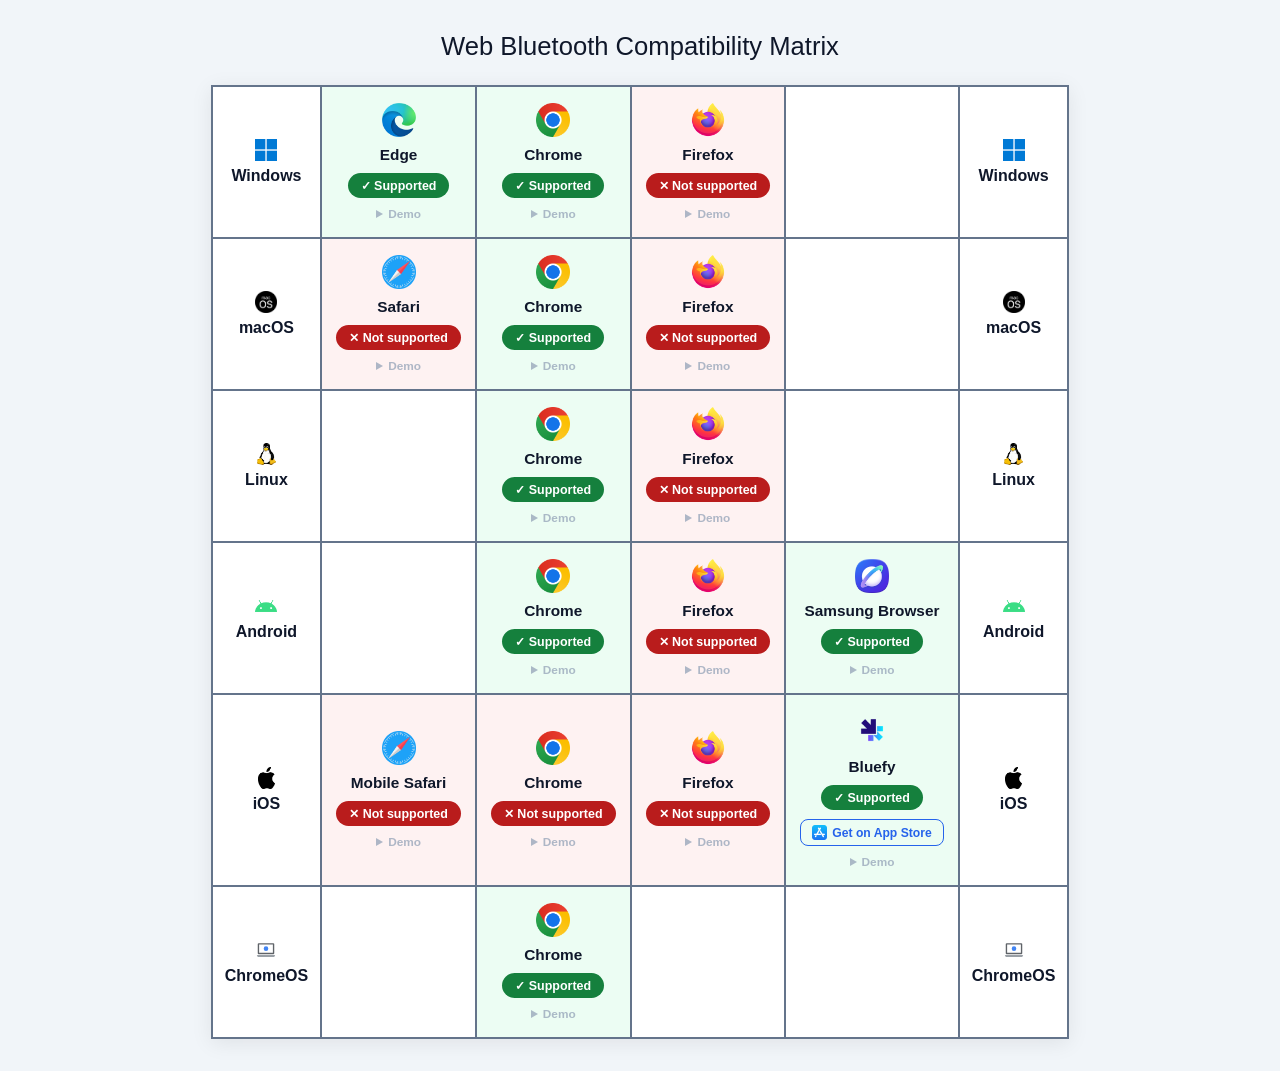
<file: index.html>
<!DOCTYPE html>
<html lang="vi">
<head>
<meta charset="UTF-8" />
<meta name="viewport" content="width=device-width, initial-scale=1.0" />
<title>Compatibility</title>
<link rel="stylesheet" href="style.css" />
</head>
<body>
<div class="wrap">
  <h1 class="page-title">Web Bluetooth Compatibility Matrix</h1>
  <div class="table-scroll">
    <table>
      <tbody id="compatibility-body"></tbody>
    </table>
  </div>

</div>
<script src="script.js" defer></script>
</body>
</html>
</file>
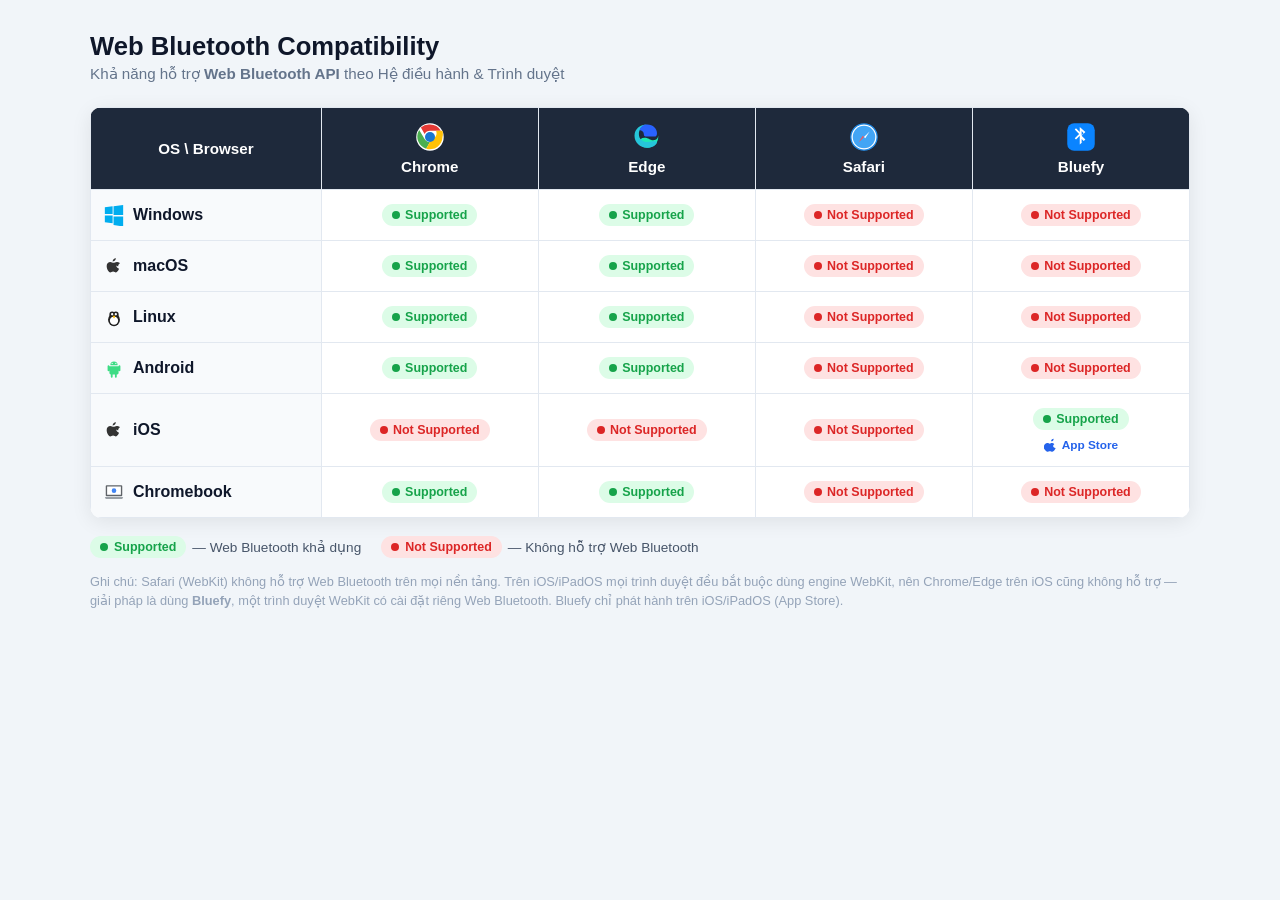
<file: web-bluetooth-compatibility.html>
<!DOCTYPE html>
<html lang="vi">
<head>
<meta charset="UTF-8" />
<meta name="viewport" content="width=device-width, initial-scale=1.0" />
<title>Web Bluetooth Compatibility</title>
<style>
  :root {
    --green: #16a34a;
    --green-bg: #dcfce7;
    --red: #dc2626;
    --red-bg: #fee2e2;
    --border: #e2e8f0;
    --head-bg: #1e293b;
    --row-bg: #f8fafc;
  }
  * { box-sizing: border-box; }
  body {
    margin: 0;
    font-family: -apple-system, BlinkMacSystemFont, "Segoe UI", Roboto, Helvetica, Arial, sans-serif;
    background: #f1f5f9;
    color: #0f172a;
    padding: 32px 16px;
  }
  .wrap { max-width: 1100px; margin: 0 auto; }
  h1 { font-size: 1.6rem; margin: 0 0 4px; }
  .sub { color: #64748b; margin: 0 0 24px; font-size: 0.95rem; }
  .table-scroll { overflow-x: auto; border-radius: 12px; box-shadow: 0 4px 20px rgba(0,0,0,0.08); }
  table { border-collapse: collapse; width: 100%; background: #fff; min-width: 720px; }
  th, td { border: 1px solid var(--border); padding: 14px 12px; text-align: center; }
  thead th {
    background: var(--head-bg);
    color: #fff;
    font-size: 0.95rem;
    position: sticky;
    top: 0;
  }
  thead th .browser-head { display: flex; flex-direction: column; align-items: center; gap: 6px; }
  thead th .corner { background: var(--head-bg); }
  tbody th {
    background: var(--row-bg);
    text-align: left;
    font-weight: 600;
    white-space: nowrap;
  }
  tbody th .os-head { display: flex; align-items: center; gap: 8px; }
  .logo { width: 30px; height: 30px; display: inline-block; vertical-align: middle; }
  .logo-sm { width: 22px; height: 22px; }
  .cell { display: flex; flex-direction: column; align-items: center; gap: 8px; }
  .badge {
    display: inline-flex; align-items: center; gap: 5px;
    font-size: 0.78rem; font-weight: 700;
    padding: 4px 10px; border-radius: 999px;
    white-space: nowrap;
  }
  .badge.yes { color: var(--green); background: var(--green-bg); }
  .badge.no  { color: var(--red);  background: var(--red-bg); }
  .badge .dot { width: 8px; height: 8px; border-radius: 50%; }
  .badge.yes .dot { background: var(--green); }
  .badge.no  .dot { background: var(--red); }
  .store-link {
    font-size: 0.74rem; color: #2563eb; text-decoration: none; font-weight: 600;
    display: inline-flex; align-items: center; gap: 4px;
  }
  .store-link:hover { text-decoration: underline; }
  .legend { display: flex; gap: 20px; margin-top: 18px; font-size: 0.85rem; color: #475569; flex-wrap: wrap; }
  .legend span { display: inline-flex; align-items: center; gap: 6px; }
  .note { margin-top: 14px; font-size: 0.8rem; color: #94a3b8; line-height: 1.5; }
</style>
</head>
<body>
<div class="wrap">
  <h1>Web Bluetooth Compatibility</h1>
  <p class="sub">Khả năng hỗ trợ <strong>Web Bluetooth API</strong> theo Hệ điều hành &amp; Trình duyệt</p>

  <div class="table-scroll">
    <table>
      <thead>
        <tr>
          <th class="corner">OS \ Browser</th>
          <th>
            <div class="browser-head">
              <!-- Chrome logo -->
              <svg class="logo" viewBox="0 0 48 48" aria-hidden="true">
                <circle cx="24" cy="24" r="22" fill="#fff"/>
                <path fill="#e53935" d="M24 4a20 20 0 0 1 17.3 10H24a10 10 0 0 0-8.66 5L9.4 8.6A19.9 19.9 0 0 1 24 4z"/>
                <path fill="#4caf50" d="M6.7 12.9 15.34 27a10 10 0 0 0 8.66 5l-6.13 10.62A20 20 0 0 1 6.7 12.9z"/>
                <path fill="#ffc107" d="M44 24a20 20 0 0 1-26.13 18.62L26 28a10 10 0 0 0 7.6-14H44a20 20 0 0 1 0 10z"/>
                <circle cx="24" cy="24" r="8" fill="#1976d2"/>
              </svg>
              <span>Chrome</span>
            </div>
          </th>
          <th>
            <div class="browser-head">
              <!-- Edge logo -->
              <svg class="logo" viewBox="0 0 48 48" aria-hidden="true">
                <path fill="#1de9b6" d="M42 24c0 9-7 17-18 17-7 0-12-4-12-9 0-4 3-7 8-7 7 0 8 4 14 4 6 0 8-5 8-8z"/>
                <path fill="#26c6da" d="M40 33c-2 5-9 8-16 8C13 41 4 33 4 22 4 11 13 4 24 4c-8 2-13 8-13 15 0 8 6 13 14 13 8 0 13-3 15 1z"/>
                <path fill="#2962ff" d="M24 4c10 0 16 7 16 14 0 3-1 5-3 5H22c-2 0-3-1-3-3 0-5-4-7-7-7C14 7 18 4 24 4z"/>
              </svg>
              <span>Edge</span>
            </div>
          </th>
          <th>
            <div class="browser-head">
              <!-- Safari logo -->
              <svg class="logo" viewBox="0 0 48 48" aria-hidden="true">
                <circle cx="24" cy="24" r="21" fill="#fff" stroke="#1e88e5" stroke-width="2"/>
                <circle cx="24" cy="24" r="18" fill="#42a5f5"/>
                <polygon fill="#fff" points="24,24 33,15 26,26"/>
                <polygon fill="#ff5252" points="24,24 15,33 22,22"/>
              </svg>
              <span>Safari</span>
            </div>
          </th>
          <th>
            <div class="browser-head">
              <!-- Bluefy logo (Bluetooth glyph) -->
              <svg class="logo" viewBox="0 0 48 48" aria-hidden="true">
                <rect x="2" y="2" width="44" height="44" rx="11" fill="#0a84ff"/>
                <path fill="#fff" d="M22 8l9 8-6 6 6 6-9 8V22l-6 6-2-2 7-7-7-7 2-2 6 6V8zm3 6.5V21l3.2-3L25 14.5zM25 27v6.5l3.2-3.2L25 27z"/>
              </svg>
              <span>Bluefy</span>
            </div>
          </th>
        </tr>
      </thead>
      <tbody>
        <!-- Windows -->
        <tr>
          <th><div class="os-head">
            <svg class="logo-sm" viewBox="0 0 48 48"><path fill="#00adef" d="M4 7l17-2v17H4zm0 18h17v17L4 40zm19-20l21-3v22H23zm0 22h21v22l-21-3z"/></svg>
            Windows
          </div></th>
          <td><div class="cell"><span class="badge yes"><span class="dot"></span>Supported</span></div></td>
          <td><div class="cell"><span class="badge yes"><span class="dot"></span>Supported</span></div></td>
          <td><div class="cell"><span class="badge no"><span class="dot"></span>Not Supported</span></div></td>
          <td><div class="cell"><span class="badge no"><span class="dot"></span>Not Supported</span></div></td>
        </tr>
        <!-- macOS -->
        <tr>
          <th><div class="os-head">
            <svg class="logo-sm" viewBox="0 0 48 48"><path fill="#333" d="M33 25c0-5 4-7 4-7-2-3-6-3-7-3-3 0-5 2-7 2s-4-2-7-2c-4 0-8 3-8 9 0 6 4 14 8 14 2 0 3-2 6-2s4 2 6 2c3 0 6-5 7-8-3-1-6-3-6-7zm-7-13c2-2 2-5 2-5s-3 0-5 2-2 5-2 5 3 0 5-2z"/></svg>
            macOS
          </div></th>
          <td><div class="cell"><span class="badge yes"><span class="dot"></span>Supported</span></div></td>
          <td><div class="cell"><span class="badge yes"><span class="dot"></span>Supported</span></div></td>
          <td><div class="cell"><span class="badge no"><span class="dot"></span>Not Supported</span></div></td>
          <td><div class="cell"><span class="badge no"><span class="dot"></span>Not Supported</span></div></td>
        </tr>
        <!-- Linux -->
        <tr>
          <th><div class="os-head">
            <svg class="logo-sm" viewBox="0 0 48 48"><ellipse cx="24" cy="30" rx="13" ry="14" fill="#222"/><ellipse cx="24" cy="32" rx="9" ry="9" fill="#fff"/><circle cx="20" cy="18" r="6" fill="#222"/><circle cx="28" cy="18" r="6" fill="#222"/><circle cx="20" cy="18" r="2.5" fill="#fff"/><circle cx="28" cy="18" r="2.5" fill="#fff"/><path fill="#f5b400" d="M21 23l3 4 3-4-3-3z"/></svg>
            Linux
          </div></th>
          <td><div class="cell"><span class="badge yes"><span class="dot"></span>Supported</span></div></td>
          <td><div class="cell"><span class="badge yes"><span class="dot"></span>Supported</span></div></td>
          <td><div class="cell"><span class="badge no"><span class="dot"></span>Not Supported</span></div></td>
          <td><div class="cell"><span class="badge no"><span class="dot"></span>Not Supported</span></div></td>
        </tr>
        <!-- Android -->
        <tr>
          <th><div class="os-head">
            <svg class="logo-sm" viewBox="0 0 48 48"><path fill="#3ddc84" d="M14 20h20v15a3 3 0 0 1-3 3H17a3 3 0 0 1-3-3zM10 20a2 2 0 0 1 4 0v9a2 2 0 0 1-4 0zm24 0a2 2 0 0 1 4 0v9a2 2 0 0 1-4 0zM18 38h3v5a2 2 0 0 1-4 0v-5zm9 0h3v5a2 2 0 0 1-4 0v-5zM16 18a8 8 0 0 1 16 0z"/><circle cx="20" cy="14" r="1.3" fill="#fff"/><circle cx="28" cy="14" r="1.3" fill="#fff"/></svg>
            Android
          </div></th>
          <td><div class="cell"><span class="badge yes"><span class="dot"></span>Supported</span></div></td>
          <td><div class="cell"><span class="badge yes"><span class="dot"></span>Supported</span></div></td>
          <td><div class="cell"><span class="badge no"><span class="dot"></span>Not Supported</span></div></td>
          <td><div class="cell"><span class="badge no"><span class="dot"></span>Not Supported</span></div></td>
        </tr>
        <!-- iOS -->
        <tr>
          <th><div class="os-head">
            <svg class="logo-sm" viewBox="0 0 48 48"><path fill="#333" d="M33 25c0-5 4-7 4-7-2-3-6-3-7-3-3 0-5 2-7 2s-4-2-7-2c-4 0-8 3-8 9 0 6 4 14 8 14 2 0 3-2 6-2s4 2 6 2c3 0 6-5 7-8-3-1-6-3-6-7zm-7-13c2-2 2-5 2-5s-3 0-5 2-2 5-2 5 3 0 5-2z"/></svg>
            iOS
          </div></th>
          <td><div class="cell"><span class="badge no"><span class="dot"></span>Not Supported</span></div></td>
          <td><div class="cell"><span class="badge no"><span class="dot"></span>Not Supported</span></div></td>
          <td><div class="cell"><span class="badge no"><span class="dot"></span>Not Supported</span></div></td>
          <td><div class="cell">
            <span class="badge yes"><span class="dot"></span>Supported</span>
            <a class="store-link" href="https://apps.apple.com/app/bluefy-web-ble-browser/id1492822055" target="_blank" rel="noopener">
              <svg class="logo-sm" style="width:14px;height:14px" viewBox="0 0 24 24"><path fill="currentColor" d="M16.5 1.5c.1 1.1-.3 2.2-1 3-1 .8-2.1 1.3-3.3 1.2-.1-1.1.4-2.2 1.1-3 1-.8 2.1-1.3 3.2-1.2zM20 17c-.6 1.3-.9 1.9-1.6 3-1 1.6-2.5 3.5-4.3 3.5-1.6 0-2-.9-4.1-.9s-2.6.9-4.1.9c-1.8 0-3.2-1.8-4.2-3.4C-1 18.6-1.3 13.2 1.9 10.3c1-.9 2.4-1.6 3.9-1.6 1.7 0 2.7 1 4.1 1 1.3 0 2.1-1 4.1-1 1.3 0 2.7.7 3.7 2-3.2 1.8-2.7 6.4 2.3 6.3z"/></svg>
              App Store
            </a>
          </div></td>
        </tr>
        <!-- Chromebook -->
        <tr>
          <th><div class="os-head">
            <svg class="logo-sm" viewBox="0 0 48 48"><rect x="6" y="9" width="36" height="24" rx="2" fill="#5f6368"/><rect x="9" y="12" width="30" height="18" fill="#fff"/><path d="M4 35h40l-2 4H6z" fill="#9aa0a6"/><circle cx="24" cy="21" r="5" fill="#4285f4"/></svg>
            Chromebook
          </div></th>
          <td><div class="cell"><span class="badge yes"><span class="dot"></span>Supported</span></div></td>
          <td><div class="cell"><span class="badge yes"><span class="dot"></span>Supported</span></div></td>
          <td><div class="cell"><span class="badge no"><span class="dot"></span>Not Supported</span></div></td>
          <td><div class="cell"><span class="badge no"><span class="dot"></span>Not Supported</span></div></td>
        </tr>
      </tbody>
    </table>
  </div>

  <div class="legend">
    <span><span class="badge yes"><span class="dot"></span>Supported</span> — Web Bluetooth khả dụng</span>
    <span><span class="badge no"><span class="dot"></span>Not Supported</span> — Không hỗ trợ Web Bluetooth</span>
  </div>

  <p class="note">
    Ghi chú: Safari (WebKit) không hỗ trợ Web Bluetooth trên mọi nền tảng. Trên iOS/iPadOS mọi trình duyệt đều bắt buộc dùng engine WebKit,
    nên Chrome/Edge trên iOS cũng không hỗ trợ — giải pháp là dùng <strong>Bluefy</strong>, một trình duyệt WebKit có cài đặt riêng Web Bluetooth.
    Bluefy chỉ phát hành trên iOS/iPadOS (App Store).
  </p>
</div>
</body>
</html>
</file>
<file: style.css>
:root {
  --green: #15803d;
  --green-bg: #ecfdf3;
  --green-line: #bbf7d0;
  --red: #b91c1c;
  --red-bg: #fef2f2;
  --red-line: #fecaca;
  --border: #64748b;
  --head-bg: #1e293b;
  --row-bg: #fff;
  --accent: #2563eb;
}

* {
  box-sizing: border-box;
}

body {
  margin: 0;
  font-family: -apple-system, BlinkMacSystemFont, "Segoe UI", Roboto, Helvetica, Arial, sans-serif;
  background: #f1f5f9;
  color: #0f172a;
  padding: 32px 16px;
}

.wrap {
  max-width: 1100px;
  margin: 0 auto;
}

.page-title {
  text-align: center;
  font-size: 1.6rem;
  font-weight: 400;
  color: #0f172a;
  margin: 0 0 24px;
  font-family: "Segoe UI", "Segoe UI Variable", Tahoma, Geneva, Verdana, sans-serif;
}

.table-scroll {
  overflow-x: auto;
  border-radius: 0;
  box-shadow: 0 4px 20px rgba(0, 0, 0, 0.08);
  width: fit-content;
  max-width: 100%;
  margin: 0 auto;
}

table {
  border-collapse: collapse;
  width: auto;
  background: #fff;
}

th,
td {
  border: 2px solid var(--border);
  padding: 14px 12px;
  text-align: center;
}

td.yes {
  background: var(--green-bg);
}

td.no {
  background: var(--red-bg);
}

tbody th {
  background: var(--row-bg);
  text-align: center;
  font-weight: 600;
  white-space: nowrap;
}

tbody th .os-head {
  display: flex;
  flex-direction: column;
  align-items: center;
  gap: 6px;
}

.logo-sm {
  width: 22px;
  height: 22px;
  object-fit: contain;
}

.logo-bluefy {
  width: 30px;
  height: 30px;
}

/* Icon trình duyệt bên trong ô (form lấy từ design-2). */
.cell .logo-sm {
  width: 34px;
  height: 34px;
}

.cell .logo-bluefy {
  width: 38px;
  height: 38px;
}

.cell {
  display: flex;
  flex-direction: column;
  align-items: center;
  gap: 9px;
  min-width: 118px;
  padding: 2px;
}

.bname {
  font-weight: 700;
  font-size: 0.96rem;
  color: #0f172a;
  text-align: center;
}

.pill {
  display: inline-flex;
  align-items: center;
  gap: 6px;
  font-size: 0.78rem;
  font-weight: 700;
  padding: 5px 13px;
  border-radius: 999px;
  white-space: nowrap;
}

.pill.ok {
  color: #fff;
  background: var(--green);
}

.pill.nok {
  color: #fff;
  background: var(--red);
}

td.empty {
  background: var(--row-bg);
}

td[data-browser],
th.os-col {
  cursor: pointer;
}

/* Dim rows that aren't the selected one */
tr.dimmed,
tr.dimmed .bname,
tr.dimmed .pill,
tr.dimmed .store,
tr.dimmed .demo {
  color: #94a3b8;
}

/* Level 1: highlight the whole selected row via its border */
tr.row-selected td,
tr.row-selected th {
  border-color: #2563eb;
  border-width: 4px;
}

/* Level 2: emphasize the matched cell */
td.selected {
  box-shadow: inset 0 0 0 3px #2563eb;
  font-weight: 800;
}

td.selected.yes {
  background: #86efac;
}

td.selected.no {
  background: #fca5a5;
}

/* Nút App Store (form từ design-2). */
.store {
  font-size: 0.76rem;
  font-weight: 700;
  color: var(--accent);
  text-decoration: none;
  display: inline-flex;
  align-items: center;
  gap: 5px;
  border: 1px solid var(--accent);
  padding: 5px 11px;
  border-radius: 8px;
}

.store:hover {
  background: var(--accent);
  color: #fff;
}

.store .logo-sm {
  width: 15px;
  height: 15px;
}

.store:hover .logo-sm {
  filter: brightness(0) invert(1);
}

/* Link Demo với tam giác play (form từ design-2). */
.demo {
  font-size: 0.74rem;
  font-weight: 600;
  color: var(--accent);
  text-decoration: none;
  display: inline-flex;
  align-items: center;
  gap: 5px;
}

.demo .tri {
  display: inline-block;
  width: 0;
  height: 0;
  border-left: 7px solid currentColor;
  border-top: 4px solid transparent;
  border-bottom: 4px solid transparent;
}

.demo.disabled {
  color: #94a3b8;
  cursor: default;
  opacity: 0.75;
}
</file>
